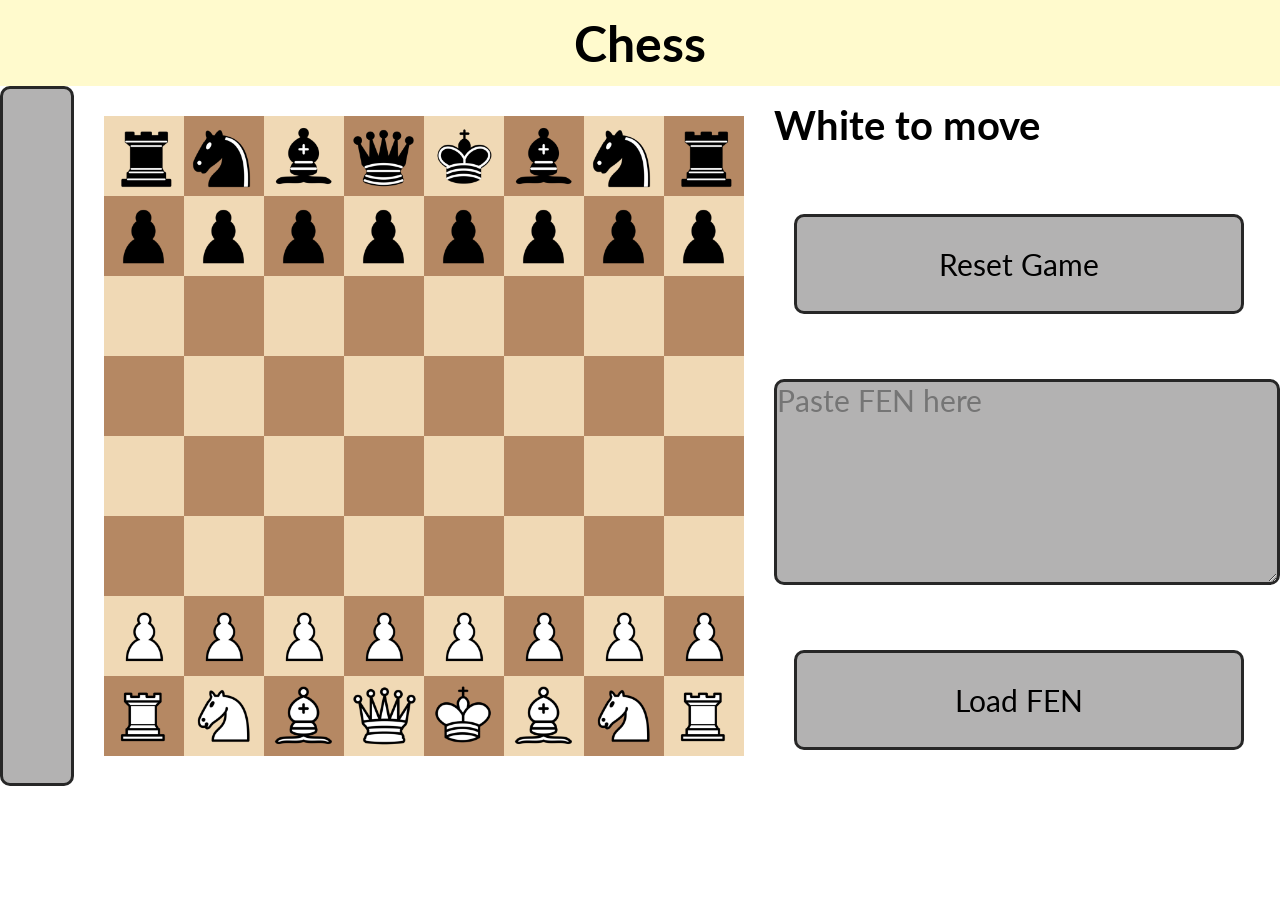
<file: index.html>
<!DOCTYPE html>
<html lang="en">
<head>
    <meta charset="UTF-8">
    <meta name="viewport" content="width=device-width, initial-scale=1.0">
    <title>Chess</title>
    <link rel="icon" type="image/png" href="images/chesswebicon.png">
    <link rel="stylesheet" href="style.css">
</head>
<body>
    <header>
        <h1>Chess</h1>
    </header>

    <main>
        <div id="moveList"></div>
        <canvas id="chessboard" width="640" height="640"></canvas>
        <div class="buttonList">
            <h2 id="turnText">White to move</h2>
            <button id="resetBtn">Reset Game</button>
            <textarea
                id="fenInput"
                rows="3"
                cols="70"
                placeholder="Paste FEN here"
            ></textarea>
            <button id="loadFenBtn">Load FEN</button>
        </div>
    </main>

    <footer>

    </footer>
    <script src="chessboard.js" defer></script>
</body>
</html>
</file>
<file: style.css>
@import url('https://fonts.googleapis.com/css2?family=Lato:ital,wght@0,100;0,300;0,400;0,700;0,900;1,100;1,300;1,400;1,700;1,900&display=swap');

* {
    font-family: "Lato", sans-serif;
    padding: 0;
    margin: 0;
}

header {
    display: flex;
    align-items: center;
    justify-content: center;
    background-color: lemonchiffon;
    padding: 1%;
}

h1 { 
    font-size: 50px;
}

main {
    display: flex;
    flex-direction: row;
    justify-content: center;
}

#moveList {
    background-color: rgb(179, 178, 178);
    border: 3px rgb(39, 39, 39) solid;
    border-radius: 10px;
    width: 200px;
}

#chessboard { 
    margin: 30px;
    width: 640px;
    height: 640px;
}

.buttonList {
    display: flex;
    flex-direction: column;
    gap: 15px;
    
    justify-content: space-around;
    align-items: start;
}

#turnText {
    font-size: 40px;
    width: 300px;
}

#fenInput {
    height: 200px;
    width: 500px;
    border: 3px rgb(39, 39, 39) solid;
    border-radius: 10px;
    background-color: rgb(179, 178, 178);
    padding: 0;
    margin: 0;
    font-size: 18px;
    
}

#fenInput::placeholder {
    font-size: 30px;
}

button {
    background-color: rgb(179, 178, 178);
    border: 3px rgb(39, 39, 39) solid;
    border-radius: 10px;
    min-width: 450px;
    min-height: 100px;
    margin: 20px;
    font-size: 30px;
}
</file>
